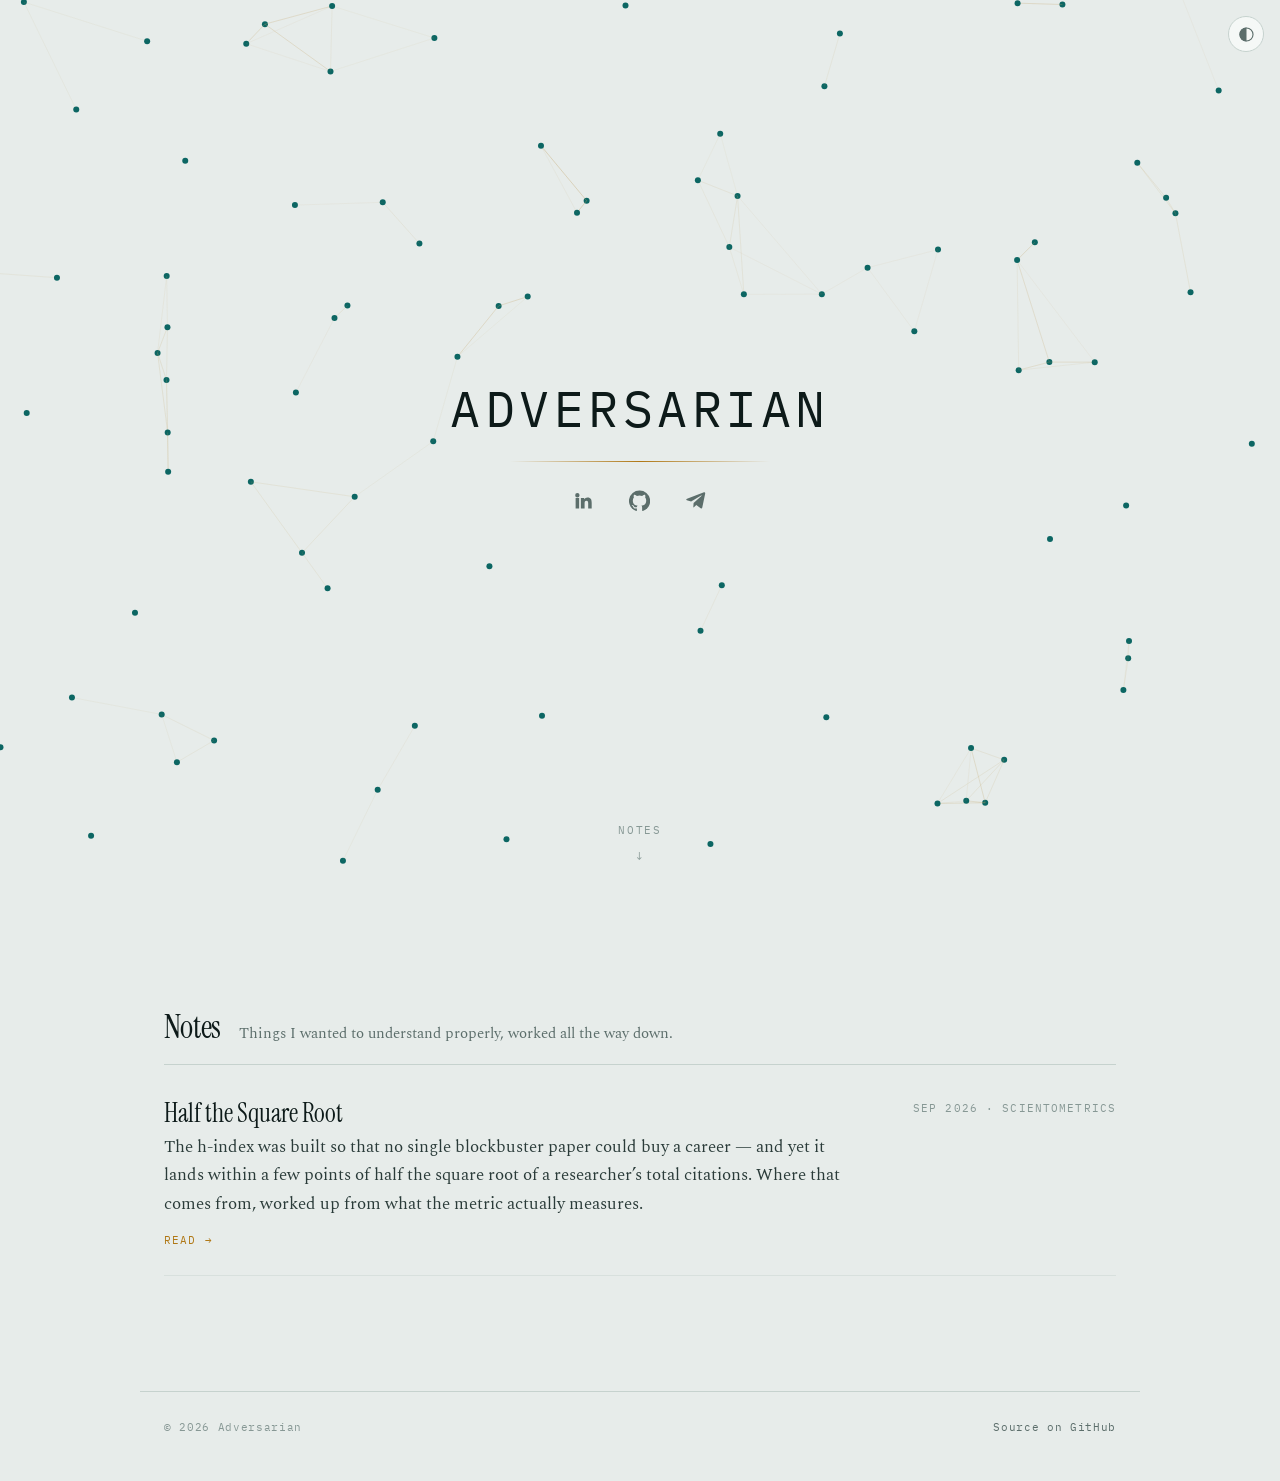
<file: index.html>
<!doctype html>
<html lang="en">

<head>
  <meta charset="utf-8">
  <meta name="viewport" content="width=device-width, initial-scale=1.0">
  <title>Adversarian</title>
  <meta name="description" content="Personal page of Adversarian — and notes on things worked out properly.">
  <link rel="shortcut icon" type="image/png" href="assets/favicon.png">
  <link rel="preconnect" href="https://fonts.googleapis.com">
  <link rel="preconnect" href="https://fonts.gstatic.com" crossorigin>
  <link rel="stylesheet"
    href="https://fonts.googleapis.com/css2?family=IBM+Plex+Mono:wght@400;500&family=Instrument+Serif&family=Spectral:wght@300;400;600&family=Syncopate&display=swap">
  <link rel="stylesheet" href="css/style.css">
  <!-- applied before first paint so an explicit theme choice never flashes -->
  <script>
    (function () {
      try {
        var t = localStorage.getItem("theme");
        if (t === "dark" || t === "light") document.documentElement.setAttribute("data-theme", t);
      } catch (e) { }
    })();
  </script>
  <script src="js/jquery.particleground.js"></script>
  <script defer src="js/demo.js"></script>
</head>

<body>

  <button class="theme-toggle" id="theme-toggle" type="button" aria-label="Switch colour theme">
    <svg viewBox="0 0 24 24" aria-hidden="true">
      <path fill="currentColor" d="M12 2a10 10 0 1 0 0 20V2z" />
      <circle cx="12" cy="12" r="9.2" fill="none" stroke="currentColor" stroke-width="1.6" />
    </svg>
  </button>

  <section id="hero">
    <div id="particles" aria-hidden="true"></div>

    <div class="hero-inner">
      <h1 class="wordmark">Adversarian</h1>
      <hr class="hero-rule">
      <ul class="social">
        <li><a href="https://www.linkedin.com/in/arian-tashakkor-224843248/" target="_blank" rel="noopener noreferrer"
            aria-label="LinkedIn">
            <svg viewBox="0 0 24 24" aria-hidden="true"><path d="M4.98 3.5a2.5 2.5 0 1 1 0 5 2.5 2.5 0 0 1 0-5zM3 9h4v12H3zM9 9h3.8v1.7h.05a4.2 4.2 0 0 1 3.75-2c4 0 4.75 2.6 4.75 6V21h-4v-5.6c0-1.35-.03-3.08-1.9-3.08-1.9 0-2.2 1.47-2.2 3v5.68H9z"/></svg>
          </a></li>
        <li><a href="https://github.com/Adversarian/" target="_blank" rel="noopener noreferrer" aria-label="GitHub">
            <svg viewBox="0 0 24 24" aria-hidden="true"><path d="M12 .5a12 12 0 0 0-3.79 23.4c.6.1.82-.26.82-.58v-2.2c-3.34.72-4.04-1.42-4.04-1.42-.55-1.38-1.34-1.75-1.34-1.75-1.1-.75.08-.73.08-.73 1.21.09 1.85 1.24 1.85 1.24 1.07 1.84 2.81 1.31 3.5 1 .1-.78.42-1.31.76-1.61-2.67-.3-5.47-1.33-5.47-5.93 0-1.31.47-2.38 1.24-3.22-.13-.3-.54-1.52.11-3.18 0 0 1.01-.32 3.3 1.23a11.5 11.5 0 0 1 6.01 0c2.29-1.55 3.3-1.23 3.3-1.23.65 1.66.24 2.88.12 3.18.77.84 1.23 1.91 1.23 3.22 0 4.61-2.8 5.63-5.48 5.92.43.37.81 1.1.81 2.22v3.29c0 .32.22.69.83.58A12 12 0 0 0 12 .5z"/></svg>
          </a></li>
        <li><a href="https://t.me/Adversarian/" target="_blank" rel="noopener noreferrer" aria-label="Telegram">
            <svg viewBox="0 0 24 24" aria-hidden="true"><path d="M21.9 4.3 18.6 20c-.25 1.1-.9 1.37-1.82.85l-5.03-3.7-2.43 2.33c-.27.27-.5.5-1 .5l.35-5.07 9.23-8.34c.4-.36-.09-.56-.62-.2L5.86 13.14.96 11.6c-1.07-.33-1.09-1.06.22-1.57L20.52 2.6c.89-.32 1.67.2 1.38 1.7z"/></svg>
          </a></li>
      </ul>
    </div>

    <a class="scroll-cue" href="#notes">
      <span>Notes</span>
      <span class="arrow" aria-hidden="true">&darr;</span>
    </a>
  </section>

  <main>
    <section class="section" id="notes">
      <div class="section-head">
        <h2>Notes</h2>
        <p>Things I wanted to understand properly, worked all the way down.</p>
      </div>

      <ol class="note-list">
        <li>
          <a href="notes/half-the-square-root/">
            <h3 class="note-title">Half the Square Root</h3>
            <span class="note-meta">Sep 2026 &middot; scientometrics</span>
            <p class="note-dek">The h-index was built so that no single blockbuster paper could buy a
              career &mdash; and yet it lands within a few points of half the square root of a researcher&rsquo;s
              total citations. Where that comes from, worked up from what the metric actually measures.</p>
            <p class="note-more">Read &rarr;</p>
          </a>
        </li>
      </ol>
    </section>
  </main>

  <footer class="site-footer">
    <span>&copy; 2026 Adversarian</span>
    <span><a href="https://github.com/Adversarian/adversarian.github.io" target="_blank"
        rel="noopener noreferrer">Source on GitHub</a></span>
  </footer>

</body>

</html>
</file>
<file: css/style.css>
/* ==========================================================================
   adversarian.github.io
   Shared design tokens. Same palette and type system as the notes pages so
   the landing page and an article never disagree.
   ========================================================================== */

:root{
  --paper:#E7ECEA; --surface:#F8FAF9; --sunk:#DCE3E0;
  --ink:#0D1A19; --body:#2A3B39; --muted:#5C6E6B; --faint:#879895;
  --rule:#C6D2CE; --hair:#D8E0DD;
  --curve:#0C6663; --core:#B07816; --tail:#66808E;
  --core-soft:rgba(176,120,22,.30);
  --link:#0C6663; --focus:#B07816;
  --shadow:0 1px 2px rgba(13,26,25,.05), 0 8px 24px -14px rgba(13,26,25,.28);
  --hero-bg:#E7ECEA;
}
@media (prefers-color-scheme: dark){
  :root:not([data-theme="light"]){
    --paper:#0B1312; --surface:#131E1D; --sunk:#080E0D;
    --ink:#E7F0ED; --body:#C2D2CE; --muted:#8DA19D; --faint:#657A76;
    --rule:#25332F; --hair:#1B2726;
    --curve:#3FBDB6; --core:#E0AC49; --tail:#93AAB7;
    --core-soft:rgba(224,172,73,.26);
    --link:#3FBDB6; --focus:#E0AC49;
    --shadow:0 1px 2px rgba(0,0,0,.4), 0 8px 26px -16px rgba(0,0,0,.8);
    --hero-bg:#0B1312;
  }
}
:root[data-theme="dark"]{
  --paper:#0B1312; --surface:#131E1D; --sunk:#080E0D;
  --ink:#E7F0ED; --body:#C2D2CE; --muted:#8DA19D; --faint:#657A76;
  --rule:#25332F; --hair:#1B2726;
  --curve:#3FBDB6; --core:#E0AC49; --tail:#93AAB7;
  --core-soft:rgba(224,172,73,.26);
  --link:#3FBDB6; --focus:#E0AC49;
  --shadow:0 1px 2px rgba(0,0,0,.4), 0 8px 26px -16px rgba(0,0,0,.8);
  --hero-bg:#0B1312;
}

*{box-sizing:border-box}
html{-webkit-text-size-adjust:100%; scroll-behavior:smooth}
@media (prefers-reduced-motion: reduce){ html{scroll-behavior:auto} }

body{
  margin:0; background:var(--paper); color:var(--body);
  font-family:"Spectral",Georgia,"Times New Roman",serif;
  font-size:17px; line-height:1.68;
  -webkit-font-smoothing:antialiased;
}
a{color:var(--link); text-decoration:none}
:focus-visible{outline:2px solid var(--focus); outline-offset:3px; border-radius:3px}

.mono{font-family:"IBM Plex Mono",ui-monospace,SFMono-Regular,Menlo,monospace}
.eyebrow{
  font-family:"IBM Plex Mono",monospace; font-size:.688rem; font-weight:500;
  letter-spacing:.16em; text-transform:uppercase; color:var(--muted);
}

/* ---------- theme toggle ---------- */
.theme-toggle{
  position:fixed; top:16px; right:16px; z-index:50;
  width:36px; height:36px; border-radius:50%; cursor:pointer;
  background:color-mix(in srgb, var(--surface) 82%, transparent);
  border:1px solid var(--rule); color:var(--muted);
  display:grid; place-items:center; padding:0;
  -webkit-backdrop-filter:blur(6px); backdrop-filter:blur(6px);
  transition:color .2s ease, border-color .2s ease;
}
.theme-toggle:hover{color:var(--core); border-color:var(--core)}
.theme-toggle svg{width:17px; height:17px; display:block}

/* ---------- hero ---------- */
#hero{
  position:relative; min-height:100svh; min-height:100vh;
  background:var(--hero-bg); overflow:hidden;
  display:grid; place-items:center;
}
#particles{position:absolute; inset:0}
#particles canvas{display:block}

.hero-inner{position:relative; z-index:2; text-align:center; padding:0 24px}
.wordmark{
  font-family:"Syncopate","IBM Plex Mono",sans-serif; font-weight:400;
  text-transform:uppercase; letter-spacing:.09em;
  font-size:clamp(1.6rem,6.2vw,3.1rem); line-height:1.1;
  color:var(--ink); margin:0;
}
.hero-rule{
  width:clamp(120px,26vw,260px); height:1px; margin:1.5rem auto 1.4rem;
  background:linear-gradient(90deg,transparent,var(--core),transparent);
  border:0;
}
.social{display:flex; justify-content:center; gap:1.4rem; margin:0; padding:0; list-style:none}
.social a{
  display:grid; place-items:center; width:34px; height:34px; border-radius:50%;
  color:var(--muted); transition:color .22s ease, transform .22s ease;
}
.social a:hover{color:var(--core); transform:translateY(-2px)}
.social svg{width:21px; height:21px; fill:currentColor; display:block}

.scroll-cue{
  position:absolute; left:50%; transform:translateX(-50%); bottom:34px; z-index:2;
  display:flex; flex-direction:column; align-items:center; gap:.55rem;
  font-family:"IBM Plex Mono",monospace; font-size:.66rem; letter-spacing:.18em;
  text-transform:uppercase; color:var(--faint);
  transition:color .22s ease;
}
.scroll-cue:hover{color:var(--core)}
.scroll-cue span.arrow{display:block; animation:nudge 2.4s ease-in-out infinite}
@keyframes nudge{0%,100%{transform:translateY(0)} 50%{transform:translateY(5px)}}
@media (prefers-reduced-motion: reduce){ .scroll-cue span.arrow{animation:none} }

/* ---------- content ---------- */
main{max-width:1000px; margin:0 auto; padding:0 24px}
.section{padding:clamp(64px,10vw,110px) 0 0}
.section-head{
  display:flex; align-items:baseline; gap:1.1rem;
  padding-bottom:1.1rem; border-bottom:1px solid var(--rule); margin-bottom:.4rem;
}
.section-head h2{
  font-family:"Instrument Serif",Georgia,serif; font-weight:400; font-size:2rem;
  line-height:1.1; color:var(--ink); margin:0; letter-spacing:-.004em;
}
.section-head p{margin:0; color:var(--muted); font-size:.95rem; flex:1 1 14rem}

.note-list{list-style:none; margin:0; padding:0}
.note-list li{border-bottom:1px solid var(--hair)}
.note-list a{
  display:grid; gap:.3rem .5rem; grid-template-columns:1fr auto;
  padding:1.7rem 0 1.6rem; color:inherit; transition:opacity .2s ease;
}
.note-list a:hover .note-title{color:var(--core)}
.note-title{
  font-family:"Instrument Serif",Georgia,serif; font-weight:400; font-size:1.6rem;
  line-height:1.15; color:var(--ink); margin:0; grid-column:1;
  transition:color .22s ease;
}
.note-meta{
  grid-column:2; grid-row:1; align-self:baseline; white-space:nowrap;
  font-family:"IBM Plex Mono",monospace; font-size:.7rem; letter-spacing:.1em;
  text-transform:uppercase; color:var(--faint); font-variant-numeric:tabular-nums;
}
.note-dek{grid-column:1 / -1; margin:0; color:var(--body); max-width:44rem}
.note-more{
  grid-column:1 / -1; margin:.45rem 0 0;
  font-family:"IBM Plex Mono",monospace; font-size:.7rem; letter-spacing:.1em;
  text-transform:uppercase; color:var(--core);
}
@media (max-width:560px){
  .note-list a{grid-template-columns:1fr}
  .note-meta{grid-column:1; grid-row:auto}
}

.site-footer{
  max-width:1000px; margin:clamp(72px,9vw,120px) auto 0; padding:26px 24px 44px;
  border-top:1px solid var(--rule);
  display:flex; flex-wrap:wrap; gap:.6rem 1.6rem; justify-content:space-between;
  font-family:"IBM Plex Mono",monospace; font-size:.7rem; letter-spacing:.06em; color:var(--faint);
}
.site-footer a{color:var(--muted)}
.site-footer a:hover{color:var(--core)}
</file>
